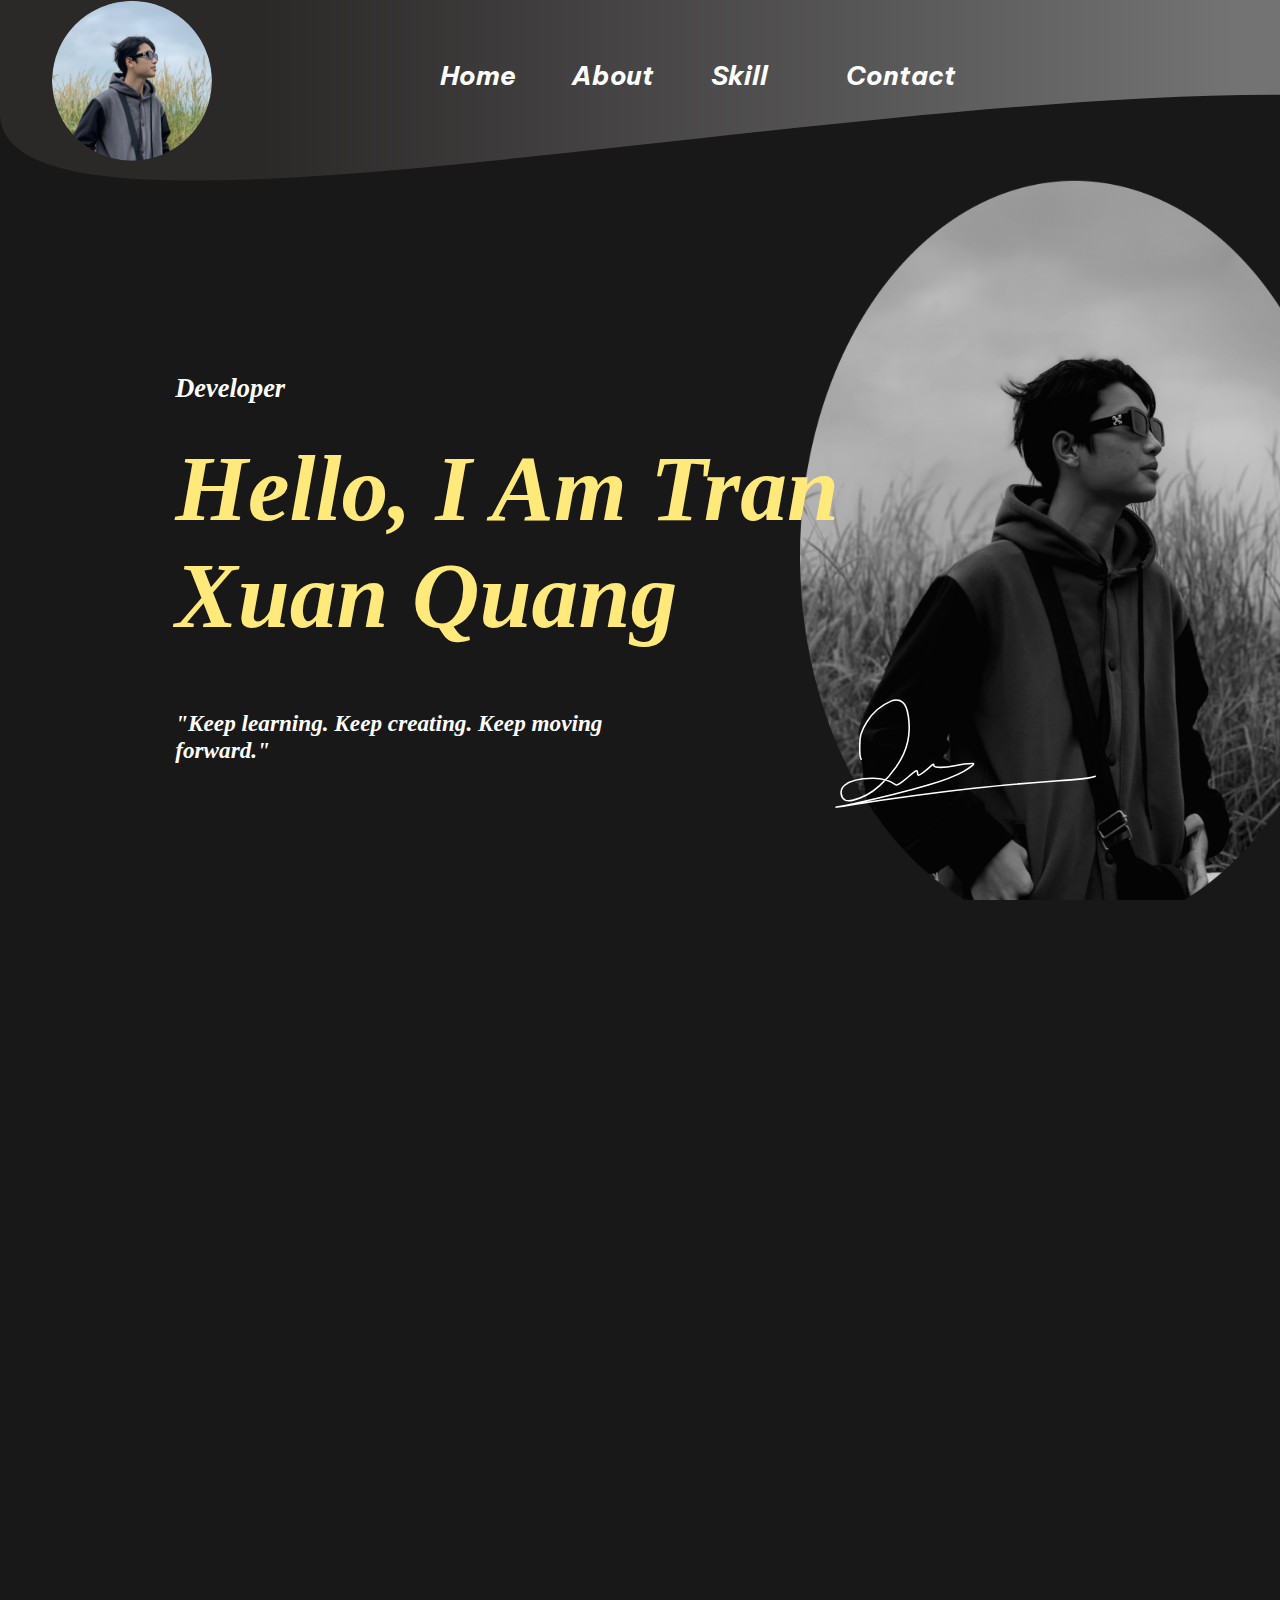
<file: index.html>
<!DOCTYPE html>
<html lang="vi">
<head>
    <meta charset="UTF-8">
    <meta name="viewport" content="width=device-width, initial-scale=1.0">
    <title>Tran Xuan Quang - Developer Portfolio</title>
    <link rel="stylesheet" href="styles.css">
    <link rel="preconnect" href="https://fonts.googleapis.com">
    <link rel="preconnect" href="https://fonts.gstatic.com" crossorigin>
    <link href="https://fonts.googleapis.com/css2?family=Be+Vietnam+Pro:ital,wght@0,400;0,700;1,400;1,700&display=swap" rel="stylesheet">
</head>
<body>
    <!-- Desktop Container -->
    <div class="desktop-1" data-name="Desktop - 1" id="home">
        <div class="container">
            <!-- Background Rectangle -->
            <div class="background-rect" id="node-2_54">
                <img alt="" src="./assets/background-rect.svg" />
            </div>
            
            <!-- Profile Image Top Left -->
            <div class="profile-image" id="node-2_59">
                <img alt="" src="./assets/profile-image.png" width="200" height="200" />
            </div>
            
            <!-- Navigation Background -->
            <div class="nav-background" id="node-2_60">
                <img alt="" src="./assets/nav-background.svg" />
            </div>
            
            <!-- Navigation Links -->
            <div class="navbar-frame" id="node-2_83" data-name="Frame link navbar">
                <div class="nav-contact" id="node-2_78">
                    <p><a href="contact.html">Contact</a></p>
                </div>
                <div class="nav-skill" id="node-2_76">
                    <p><a href="#skills">Skill</a></p>
                </div>
                <div class="nav-about" id="node-2_74">
                    <p><a href="#about">About</a></p>
                </div>
                <div class="nav-home" id="node-2_67">
                    <p><a href="#home">Home</a></p>
                </div>
            </div>
            
            <!-- Large Hero Image -->
            <div class="hero-image" id="node-2_115">
                <img alt="" src="./assets/hero-image.png" width="686" height="938" />
            </div>
            
            <!-- Contact Circle and Arrow -->
            <div class="contact-ellipse" id="node-2_143">
                <img alt="" src="./assets/contact-ellipse.svg" />
            </div>
            
            <!-- Main Title -->
            <div class="main-title-container" id="node-2_156">
                <div class="main-title" id="node-2_158">
                    <p>Hello, I Am Tran Xuan Quang</p>
                </div>
            </div>
            
            <!-- Developer Label -->
            <div class="developer-container" id="node-2_153">
                <div class="developer-text" id="node-2_154">
                    <p>Developer</p>
                </div>
            </div>
            
            <!-- Quote -->
            <div class="quote-container" id="node-2_161">
                <div class="quote-text" id="node-2_162">
                    <p>"Keep learning. Keep creating. Keep moving forward."</p>
                </div>
            </div>
            
            <!-- Contact Me Button -->
            <div class="contact-elip" id="node-2_184" data-name="contact_elip">
                <a href="contact.html" style="text-decoration: none; color: inherit;">
                    <div class="contact-circle" id="node-2_169">
                        <img alt="" src="./assets/contact-circle.svg" />
                    </div>
                    <div class="contact-arrow" id="node-2_182" data-name="Vector">
                        <img alt="" src="./assets/contact-arrow.svg" />
                    </div>
                    <div class="contact-text" id="node-2_187">
                        <p>contact me</p>
                    </div>
                </a>
            </div>
            
            <!-- About Title -->
            <div class="about-title-container" id="about">
                <div class="about-title" id="node-2_190">
                    <p>About me</p>
                </div>
            </div>
            
            <!-- About Underline -->
            <div class="about-line" id="node-2_191">
                <img alt="" src="./assets/about-line.svg" />
            </div>
            
            <!-- About Text Content -->
            <div class="about-text-container" id="node-2_193">
                <div class="about-text-content" id="node-2_194">
                    <p>
                        <span> I'm a web developer passionate about building smooth, secure, and user-friendly digital experiences.<br /> Currently, I'm a fourth-year student majoring in Information Technology at Bach Khoa University. I have hands-on experience working with technologies such as [</span>
                        <span class="tech-highlight">your technologies here</span>
                        <span>], along with several personal projects that I've successfully deployed.<br /> I'm always eager to explore new technologies and improve my problem-solving skills through real-world projects.<br /> My goal is to become a full-stack developer who creates useful, impactful products that deliver real value to society.</span>
                    </p>
                </div>
            </div>
            
            <!-- Stats Title -->
            <div class="stats-title-container" id="node-3_196">
                <div class="stats-title" id="node-3_199">
                    <p>Some facts in numbers</p>
                </div>
            </div>
            
            <!-- Background Image -->
            <div class="background-image" id="node-3_204" data-name="IMG_E6932 1">
                <img alt="" src="./assets/background-image.png" />
            </div>
            
            <!-- Stat 1: GitHub Repositories -->
            <div class="stat-github" id="node-3_206">
                <div class="stat-label-github" id="node-3_207">
                    <p>GitHub Repositories</p>
                </div>
                <div class="stat-number-github" id="node-3_208">
                    <p>9</p>
                </div>
                <div class="stat-line-github" id="node-3_209">
                    <img alt="" src="./assets/stat-line.svg" />
                </div>
            </div>
            
            <!-- Stat 2: Projects Completed (Bottom Right) -->
            <div class="stat-projects-br" id="node-3_225">
                <div class="stat-label-projects-br" id="node-3_226">
                    <p>Projects Completed</p>
                </div>
                <div class="stat-number-projects-br" id="node-3_227">
                    <p>1</p>
                </div>
                <div class="stat-line-projects-br" id="node-3_228">
                    <img alt="" src="./assets/stat-line.svg" />
                </div>
            </div>
            
            <!-- Stat 3: Years of Coding -->
            <div class="stat-years" id="node-3_230">
                <div class="stat-label-years" id="node-3_231">
                    <p> Years of Coding</p>
                </div>
                <div class="stat-number-years" id="node-3_232">
                    <p>4</p>
                </div>
                <div class="stat-line-years" id="node-3_233">
                    <img alt="" src="./assets/stat-line.svg" />
                </div>
            </div>
            
            <!-- Stat 4: Projects Completed (Top Right) -->
            <div class="stat-projects-tr" id="node-3_210">
                <div class="stat-label-projects-tr" id="node-3_211">
                    <p>Projects Completed</p>
                </div>
                <div class="stat-number-projects-tr" id="node-3_212">
                    <p>2</p>
                </div>
                <div class="stat-line-projects-tr" id="node-3_213">
                    <img alt="" src="./assets/stat-line.svg" />
                </div>
            </div>
            
            <!-- Services Title -->
            <div class="services-title-container" id="node-4_236">
                <div class="services-title" id="node-4_237">
                    <p>What I Can Do For You</p>
                </div>
            </div>
            
            <!-- Services Description -->
            <div class="services-desc-container" id="node-4_238">
                <div class="services-description" id="node-4_239">
                    <p>
                        <span>I offer a variety of web development services, </span>
                        <span class="services-highlight">including corporate websites, e-commerce platforms, and more</span>
                        <span>. With a strong focus on security, I ensure that the products I build are not only user-friendly and engaging but also safe and reliable.</span>
                    </p>
                </div>
            </div>

            <!-- Skills Title -->
            <div class="skills-title-container" id="skills">
                <div class="skills-title" id="node-4_242">
                    <p>My Technical Skills</p>
                </div>
            </div>
            
            <!-- Skills Grid -->
            <div class="skills-grid-container" id="node-4_243">
                <div class="skills-grid">
                    <!-- Skill Item 1: HTML -->
                    <div class="skill-item html-skill" id="node-4_244">
                        <div class="skill-icon">
                            <span>🌐</span>
                        </div>
                        <div class="skill-content">
                            <h3 class="skill-name">HTML5</h3>
                            <div class="skill-bar">
                                <div class="skill-progress" data-width="90">
                                    <span class="skill-percentage">90%</span>
                                </div>
                            </div>
                            <p class="skill-description">Semantic markup and modern HTML5 features</p>
                        </div>
                    </div>

                    <!-- Skill Item 2: CSS -->
                    <div class="skill-item css-skill" id="node-4_247">
                        <div class="skill-icon">
                            <span>🎨</span>
                        </div>
                        <div class="skill-content">
                            <h3 class="skill-name">CSS3</h3>
                            <div class="skill-bar">
                                <div class="skill-progress" data-width="85">
                                    <span class="skill-percentage">85%</span>
                                </div>
                            </div>
                            <p class="skill-description">Advanced styling and responsive design</p>
                        </div>
                    </div>

                    <!-- Skill Item 3: JavaScript -->
                    <div class="skill-item js-skill" id="node-4_250">
                        <div class="skill-icon">
                            <span>⚡</span>
                        </div>
                        <div class="skill-content">
                            <h3 class="skill-name">JavaScript</h3>
                            <div class="skill-bar">
                                <div class="skill-progress" data-width="80">
                                    <span class="skill-percentage">80%</span>
                                </div>
                            </div>
                            <p class="skill-description">ES6+ and modern JavaScript frameworks</p>
                        </div>
                    </div>

                    <!-- Skill Item 4: React -->
                    <div class="skill-item react-skill" id="node-4_253">
                        <div class="skill-icon">
                            <span>⚛️</span>
                        </div>
                        <div class="skill-content">
                            <h3 class="skill-name">React</h3>
                            <div class="skill-bar">
                                <div class="skill-progress" data-width="75">
                                    <span class="skill-percentage">75%</span>
                                </div>
                            </div>
                            <p class="skill-description">Component-based UI development</p>
                        </div>
                    </div>

                    <!-- Skill Item 5: Node.js -->
                    <div class="skill-item node-skill" id="node-4_256">
                        <div class="skill-icon">
                            <span>🚀</span>
                        </div>
                        <div class="skill-content">
                            <h3 class="skill-name">Node.js</h3>
                            <div class="skill-bar">
                                <div class="skill-progress" data-width="70">
                                    <span class="skill-percentage">70%</span>
                                </div>
                            </div>
                            <p class="skill-description">Server-side JavaScript development</p>
                        </div>
                    </div>

                    <!-- Skill Item 6: Python -->
                    <div class="skill-item python-skill" id="node-4_259">
                        <div class="skill-icon">
                            <span>🐍</span>
                        </div>
                        <div class="skill-content">
                            <h3 class="skill-name">Python</h3>
                            <div class="skill-bar">
                                <div class="skill-progress" data-width="65">
                                    <span class="skill-percentage">65%</span>
                                </div>
                            </div>
                            <p class="skill-description">Backend development and automation</p>
                        </div>
                    </div>
                </div>
            </div>

    <script src="script.js"></script>
</body>
</html>
</file>
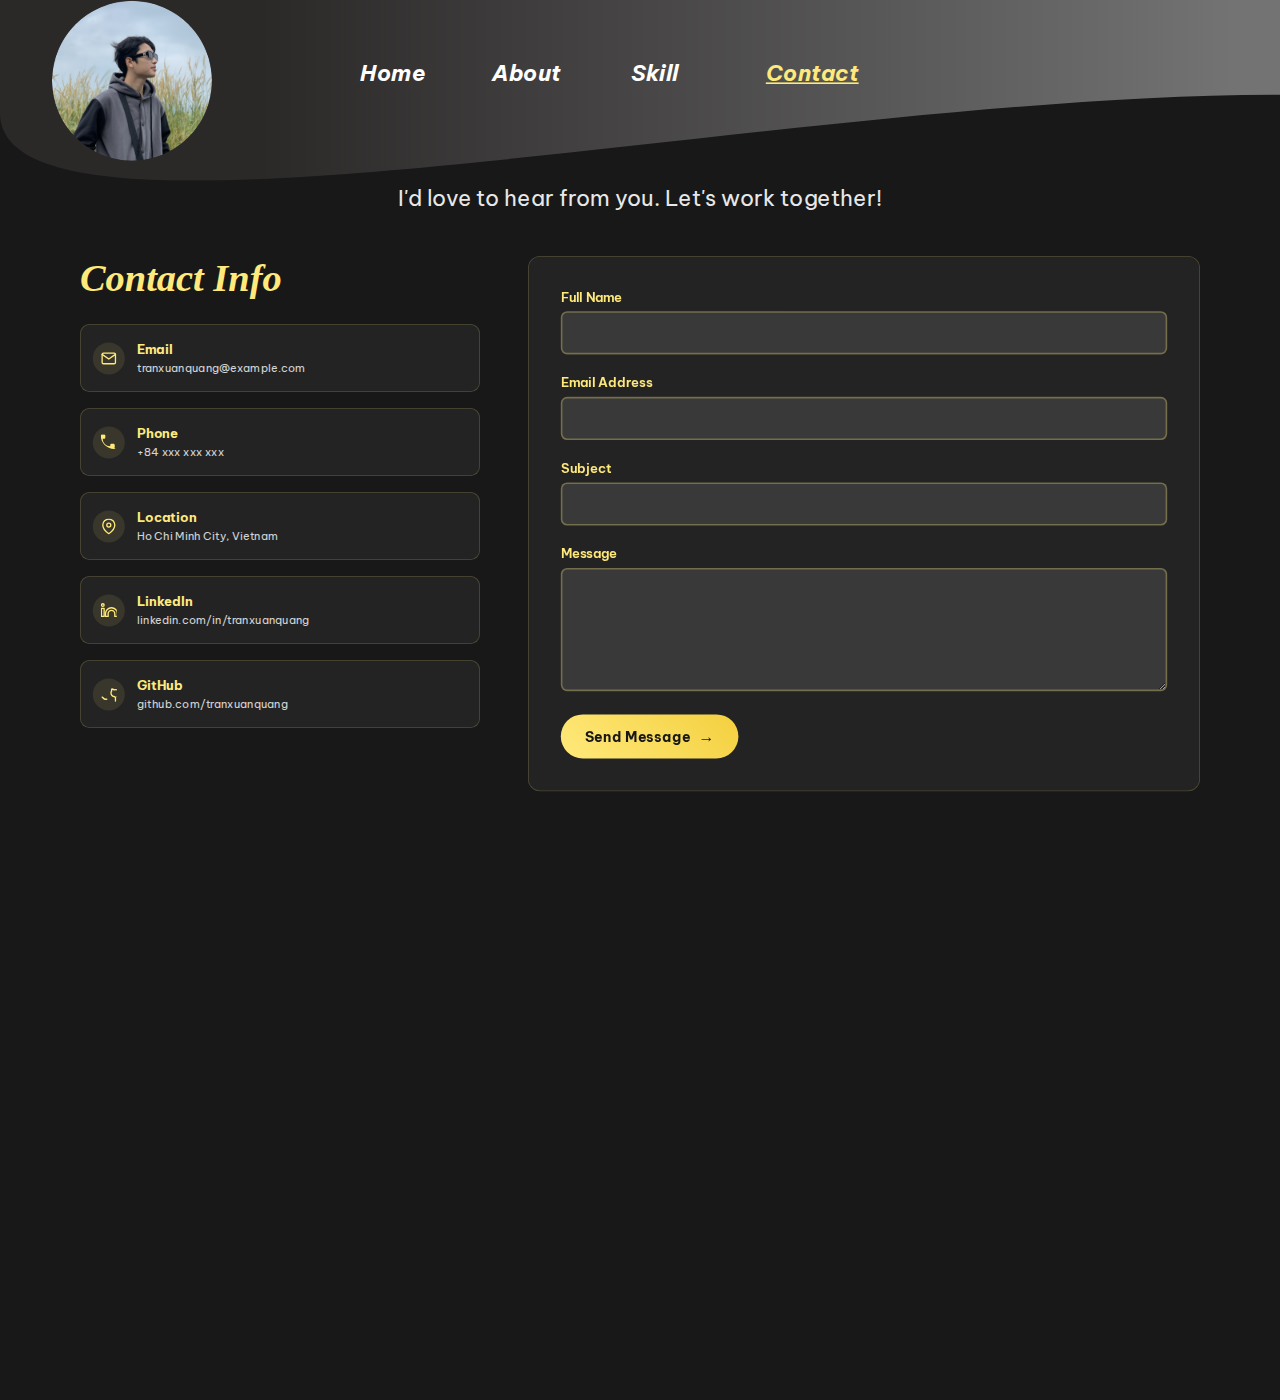
<file: contact.html>
<!DOCTYPE html>
<html lang="vi">
<head>
    <meta charset="UTF-8">
    <meta name="viewport" content="width=device-width, initial-scale=1.0">
    <title>Contact - Tran Xuan Quang</title>
    <link rel="stylesheet" href="styles.css">
    <link rel="stylesheet" href="contact.css">
    <link rel="preconnect" href="https://fonts.googleapis.com">
    <link rel="preconnect" href="https://fonts.gstatic.com" crossorigin>
    <link href="https://fonts.googleapis.com/css2?family=Be+Vietnam+Pro:ital,wght@0,400;0,700;1,400;1,700&display=swap" rel="stylesheet">
</head>
<body>
    <!-- Desktop Container -->
    <div class="desktop-1" data-name="Desktop - Contact" id="contact-page">
        <div class="container">
            <!-- Background Rectangle -->
            <div class="background-rect" id="node-2_54">
                <img alt="" src="./assets/background-rect.svg" />
            </div>
            
            <!-- Profile Image Top Left -->
            <div class="profile-image" id="node-2_59">
                <img alt="" src="./assets/profile-image.png" width="200" height="200" />
            </div>
            
            <!-- Navigation Background -->
            <div class="nav-background" id="node-2_60">
                <img alt="" src="./assets/nav-background.svg" />
            </div>
            
            <!-- Navigation Links -->
            <div class="navbar-frame" id="node-2_83" data-name="Frame link navbar">
                <div class="nav-contact active" id="node-2_78">
                    <p><a href="contact.html">Contact</a></p>
                </div>
                <div class="nav-skill" id="node-2_76">
                    <p><a href="index.html#skills">Skill</a></p>
                </div>
                <div class="nav-about" id="node-2_74">
                    <p><a href="index.html#about">About</a></p>
                </div>
                <div class="nav-home" id="node-2_67">
                    <p><a href="index.html">Home</a></p>
                </div>
            </div>
            
            <!-- Contact Subtitle Header -->
            <div class="contact-subtitle-header">
                <p>I'd love to hear from you. Let's work together!</p>
            </div>
            
            <!-- Contact Hero Section -->
            <div class="contact-hero-section">
                <!-- Contact Information Section -->
                <div class="contact-info-section">
                    <div class="contact-info-title">
                        <h2>Contact Info</h2>
                    </div>
                    
                    <div class="contact-info-grid">
                        <!-- Email -->
                        <div class="contact-info-item">
                            <div class="contact-icon">
                                <svg width="20" height="20" viewBox="0 0 24 24" fill="none" xmlns="http://www.w3.org/2000/svg">
                                    <path d="M4 4H20C21.1 4 22 4.9 22 6V18C22 19.1 21.1 20 20 20H4C2.9 20 2 19.1 2 18V6C2 4.9 2.9 4 4 4Z" stroke="#FFE97B" stroke-width="2" stroke-linecap="round" stroke-linejoin="round"/>
                                    <polyline points="22,6 12,13 2,6" stroke="#FFE97B" stroke-width="2" stroke-linecap="round" stroke-linejoin="round"/>
                                </svg>
                            </div>
                            <div class="contact-details">
                                <h3>Email</h3>
                                <p>tranxuanquang@example.com</p>
                            </div>
                        </div>
                        
                        <!-- Phone -->
                        <div class="contact-info-item">
                            <div class="contact-icon">
                                <svg width="20" height="20" viewBox="0 0 24 24" fill="none" xmlns="http://www.w3.org/2000/svg">
                                    <path d="M22 16.92V19.92C22 20.92 21.11 21.81 20.11 21.81C9 21.81 0 12.81 0 1.69C0 0.69 0.89 -0.2 1.89 -0.2H4.89C5.89 -0.2 6.78 0.69 6.78 1.69V4.69C6.78 5.69 5.89 6.58 4.89 6.58H2.89C2.89 12.81 7.89 17.81 14.11 17.81V15.81C14.11 14.81 15 13.92 16 13.92H19C20 13.92 20.89 14.81 20.89 15.81V18.81C20.89 19.81 20 20.7 19 20.7H22V16.92Z" fill="#FFE97B"/>
                                </svg>
                            </div>
                            <div class="contact-details">
                                <h3>Phone</h3>
                                <p>+84 xxx xxx xxx</p>
                            </div>
                        </div>
                        
                        <!-- Location -->
                        <div class="contact-info-item">
                            <div class="contact-icon">
                                <svg width="20" height="20" viewBox="0 0 24 24" fill="none" xmlns="http://www.w3.org/2000/svg">
                                    <path d="M21 10C21 17 12 23 12 23S3 17 3 10C3 5.03 7.03 1 12 1S21 5.03 21 10Z" stroke="#FFE97B" stroke-width="2" stroke-linecap="round" stroke-linejoin="round"/>
                                    <circle cx="12" cy="10" r="3" stroke="#FFE97B" stroke-width="2" stroke-linecap="round" stroke-linejoin="round"/>
                                </svg>
                            </div>
                            <div class="contact-details">
                                <h3>Location</h3>
                                <p>Ho Chi Minh City, Vietnam</p>
                            </div>
                        </div>
                        
                        <!-- LinkedIn -->
                        <div class="contact-info-item">
                            <div class="contact-icon">
                                <svg width="20" height="20" viewBox="0 0 24 24" fill="none" xmlns="http://www.w3.org/2000/svg">
                                    <path d="M16 8C18.3869 8 20.6761 8.94821 22.364 10.636C24.0518 12.3239 25 14.6131 25 17V21H21V17C21 15.6739 20.4732 14.4021 19.5355 13.4645C18.5979 12.5268 17.3261 12 16 12C14.6739 12 13.4021 12.5268 12.4645 13.4645C11.5268 14.4021 11 15.6739 11 17V21H7V17C7 14.6131 7.94821 12.3239 9.636 10.636C11.3239 8.94821 13.6131 8 16 8Z" stroke="#FFE97B" stroke-width="2" stroke-linecap="round" stroke-linejoin="round"/>
                                    <rect x="1" y="9" width="4" height="12" stroke="#FFE97B" stroke-width="2" stroke-linecap="round" stroke-linejoin="round"/>
                                    <circle cx="3" cy="4" r="2" stroke="#FFE97B" stroke-width="2" stroke-linecap="round" stroke-linejoin="round"/>
                                </svg>
                            </div>
                            <div class="contact-details">
                                <h3>LinkedIn</h3>
                                <p>linkedin.com/in/tranxuanquang</p>
                            </div>
                        </div>
                        
                        <!-- GitHub -->
                        <div class="contact-info-item">
                            <div class="contact-icon">
                                <svg width="20" height="20" viewBox="0 0 24 24" fill="none" xmlns="http://www.w3.org/2000/svg">
                                    <path d="M9 19C4 20.5 4 16.5 2 16M22 22V18.13C22.0375 17.6532 21.9731 17.1738 21.811 16.7238C21.6489 16.2738 21.3929 15.8634 21.06 15.52C18.2 15.17 15.26 14.18 15.26 9.45C15.26 8.39 15.66 7.5 16.38 6.85C16.1 5.95 16.1 4.82 16.38 3.92C16.38 3.92 17.44 3.57 20.26 5.29C21.09 5.05 21.96 4.93 22.83 4.93C23.7 4.93 24.57 5.05 25.4 5.29C28.22 3.57 29.28 3.92 29.28 3.92C29.56 4.82 29.56 5.95 29.28 6.85C30 7.5 30.4 8.39 30.4 9.45C30.4 14.18 27.46 15.17 24.6 15.52C24.9929 15.8634 25.2489 16.2738 25.411 16.7238C25.5731 17.1738 25.6375 17.6532 25.6 18.13V22" stroke="#FFE97B" stroke-width="2" stroke-linecap="round" stroke-linejoin="round"/>
                                </svg>
                            </div>
                            <div class="contact-details">
                                <h3>GitHub</h3>
                                <p>github.com/tranxuanquang</p>
                            </div>
                        </div>
                    </div>
                </div>
                
                <!-- Contact Form Section -->
                <div class="contact-form-section">
                    <!-- Contact Form -->
                    <div class="contact-form-container">
                        <form class="contact-form" id="contactForm">
                            <div class="form-group">
                                <label for="name">Full Name</label>
                                <input type="text" id="name" name="name" required>
                            </div>
                            
                            <div class="form-group">
                                <label for="email">Email Address</label>
                                <input type="email" id="email" name="email" required>
                            </div>
                            
                            <div class="form-group">
                                <label for="subject">Subject</label>
                                <input type="text" id="subject" name="subject" required>
                            </div>
                            
                            <div class="form-group">
                                <label for="message">Message</label>
                                <textarea id="message" name="message" rows="6" required></textarea>
                            </div>
                            
                            <button type="submit" class="submit-btn">
                                <span>Send Message</span>
                                <div class="btn-arrow">→</div>
                            </button>
                        </form>
                    </div>
                </div>
            </div>
            
            <!-- Success Message -->
            <div class="success-message" id="successMessage">
                <div class="success-content">
                    <div class="success-icon">✓</div>
                    <h3>Message Sent Successfully!</h3>
                    <p>Thank you for reaching out. I'll get back to you soon.</p>
                </div>
            </div>
        </div>
    </div>

    <script src="script.js"></script>
    <script src="contact.js"></script>
</body>
</html>
</file>
<file: contact.css>
/* Contact Page Specific Styles */

/* Smooth scrolling */
html {
    scroll-behavior: smooth;
    scroll-padding-top: 100px;
}

/* Ensure background elements are positioned correctly */
#contact-page .background-rect {
    position: absolute;
    height: 264.918px;
    left: 0;
    top: -39.029px;
    width: 100%;
    z-index: 1;
}

#contact-page .profile-image {
    position: absolute;
    left: 65px;
    width: 200px;
    height: 200px;
    top: 0.5px;
    z-index: 10;
}

#contact-page .nav-background {
    position: absolute;
    height: 78px;
    left: 527px;
    top: 43px;
    width: 943px;
    z-index: 5;
}

#contact-page .navbar-frame {
    position: absolute;
    font-family: 'Be Vietnam Pro', sans-serif;
    font-weight: bold;
    font-style: italic;
    height: 33px;
    line-height: 0;
    left: 550px;
    color: #ffffff;
    font-size: 33px;
    text-align: left;
    top: 73px;
    width: 672.787px;
    z-index: 15;
}

/* Adjust desktop container height for contact page */
#contact-page {
    min-height: 1400px;
}

/* Navigation Active State */
.nav-contact.active p a {
    color: #FFE97B;
    text-decoration: underline;
}

.navbar-frame a {
    color: inherit;
    text-decoration: none;
    transition: color 0.3s ease;
}

.navbar-frame a:hover {
    color: #FFE97B;
}

/* Contact Subtitle Header */
.contact-subtitle-header {
    position: absolute;
    top: 230px;
    left: 50%;
    transform: translateX(-50%);
    width: 95%;
    max-width: 1600px;
    text-align: center;
}

.contact-subtitle-header p {
    font-family: 'Be Vietnam Pro', sans-serif;
    font-size: 28px;
    color: #ffffff;
    margin: 0;
    opacity: 0.9;
    font-weight: 400;
}

/* Contact Hero Section */
.contact-hero-section {
    position: absolute;
    top: 320px;
    left: 50%;
    transform: translateX(-50%);
    width: 95%;
    max-width: 1400px;
    display: flex;
    gap: 80px;
    align-items: flex-start;
}

/* Contact Information Section - Now the first column */
.contact-info-section {
    flex: 1;
    min-width: 400px;
    max-width: 500px;
}

.contact-info-title h2 {
    font-family: 'Times New Roman', serif;
    font-weight: bold;
    font-style: italic;
    font-size: 48px;
    color: #FFE97B;
    margin-bottom: 30px;
    text-align: left;
}

.contact-info-grid {
    display: flex;
    flex-direction: column;
    gap: 20px;
}

.contact-info-item {
    background: rgba(255, 255, 255, 0.05);
    padding: 20px 15px;
    border-radius: 12px;
    text-align: left;
    border: 1px solid rgba(255, 233, 123, 0.2);
    transition: all 0.3s ease;
    display: flex;
    align-items: center;
    gap: 15px;
}

.contact-info-item:hover {
    transform: translateY(-2px);
    border-color: #FFE97B;
    box-shadow: 0 5px 20px rgba(255, 233, 123, 0.1);
}

.contact-icon {
    width: 40px;
    height: 40px;
    display: flex;
    align-items: center;
    justify-content: center;
    background: rgba(255, 233, 123, 0.1);
    border-radius: 50%;
    flex-shrink: 0;
}

.contact-details h3 {
    font-family: 'Be Vietnam Pro', sans-serif;
    font-weight: 700;
    font-size: 16px;
    color: #FFE97B;
    margin-bottom: 5px;
}

.contact-details p {
    font-family: 'Be Vietnam Pro', sans-serif;
    font-size: 14px;
    color: #ffffff;
    opacity: 0.8;
    margin: 0;
}

/* Contact Form Section */
.contact-form-section {
    flex: 1;
    min-width: 500px;
}

.contact-form-container {
    width: 100%;
}

.contact-form {
    background: rgba(255, 255, 255, 0.05);
    padding: 40px;
    border-radius: 15px;
    backdrop-filter: blur(10px);
    border: 1px solid rgba(255, 233, 123, 0.2);
}

.form-group {
    margin-bottom: 25px;
}

.form-group label {
    display: block;
    font-family: 'Be Vietnam Pro', sans-serif;
    font-weight: 600;
    font-size: 16px;
    color: #FFE97B;
    margin-bottom: 8px;
}

.form-group input,
.form-group textarea {
    width: 100%;
    padding: 15px;
    font-family: 'Be Vietnam Pro', sans-serif;
    font-size: 16px;
    background: rgba(255, 255, 255, 0.1);
    border: 2px solid rgba(255, 233, 123, 0.3);
    border-radius: 8px;
    color: #ffffff;
    transition: all 0.3s ease;
}

.form-group input:focus,
.form-group textarea:focus {
    outline: none;
    border-color: #FFE97B;
    box-shadow: 0 0 0 3px rgba(255, 233, 123, 0.1);
}

.form-group input::placeholder,
.form-group textarea::placeholder {
    color: rgba(255, 255, 255, 0.5);
}

.form-group textarea {
    resize: vertical;
    min-height: 120px;
}

.submit-btn {
    background: linear-gradient(45deg, #FFE97B, #F4D03F);
    color: #181818;
    border: none;
    padding: 15px 30px;
    font-family: 'Be Vietnam Pro', sans-serif;
    font-weight: 700;
    font-size: 18px;
    border-radius: 50px;
    cursor: pointer;
    display: flex;
    align-items: center;
    gap: 10px;
    transition: all 0.3s ease;
    position: relative;
    overflow: hidden;
}

.submit-btn:hover {
    transform: translateY(-2px);
    box-shadow: 0 10px 25px rgba(255, 233, 123, 0.3);
}

.submit-btn:active {
    transform: translateY(0);
}

.btn-arrow {
    font-size: 20px;
    transition: transform 0.3s ease;
}

.submit-btn:hover .btn-arrow {
    transform: translateX(5px);
}

/* Success Message */
.success-message {
    position: fixed;
    top: 50%;
    left: 50%;
    transform: translate(-50%, -50%);
    background: rgba(0, 0, 0, 0.9);
    width: 100%;
    height: 100%;
    display: none;
    align-items: center;
    justify-content: center;
    z-index: 1000;
}

.success-content {
    background: linear-gradient(135deg, #FFE97B, #F4D03F);
    color: #181818;
    padding: 50px;
    border-radius: 20px;
    text-align: center;
    max-width: 400px;
    margin: 0 20px;
}

.success-icon {
    font-size: 48px;
    margin-bottom: 20px;
    color: #181818;
}

.success-content h3 {
    font-family: 'Be Vietnam Pro', sans-serif;
    font-weight: 700;
    font-size: 24px;
    margin-bottom: 15px;
}

.success-content p {
    font-family: 'Be Vietnam Pro', sans-serif;
    font-size: 16px;
    opacity: 0.8;
    margin: 0;
}

/* Responsive Design */

/* Large Desktop */
@media (max-width: 1400px) {
    #contact-page .navbar-frame {
        left: 450px;
        width: 600px;
        font-size: 28px;
    }
    
    .contact-hero-section {
        width: 90%;
        gap: 60px;
    }
}

/* Desktop */
@media (max-width: 1200px) {
    #contact-page .profile-image {
        left: 40px;
        width: 150px;
        height: 150px;
    }
    
    #contact-page .background-rect {
        height: 200px;
        top: -25px;
    }
    
    #contact-page .nav-background {
        left: 350px;
        top: 30px;
        width: calc(100% - 370px);
        height: 60px;
    }
    
    #contact-page .navbar-frame {
        left: 370px;
        top: 50px;
        font-size: 24px;
        width: calc(100% - 390px);
    }
    
    .contact-subtitle-header {
        top: 180px;
        width: 95%;
    }
    
    .contact-subtitle-header p {
        font-size: 24px;
    }
    
    .contact-hero-section {
        top: 240px;
        flex-direction: column;
        gap: 40px;
        width: 95%;
    }
    
    .contact-info-section,
    .contact-form-section {
        min-width: auto;
        width: 100%;
        max-width: none;
    }
    
    .contact-info-title h2 {
        font-size: 40px;
        text-align: center;
    }
    
    .contact-info-grid {
        display: grid;
        grid-template-columns: repeat(auto-fit, minmax(280px, 1fr));
        gap: 20px;
    }
    
    .contact-info-item {
        justify-content: center;
        text-align: center;
        flex-direction: column;
        gap: 10px;
    }
    
    .contact-form {
        padding: 35px;
    }
}

/* Tablet */
@media (max-width: 768px) {
    #contact-page {
        min-height: 100vh;
    }
    
    #contact-page .profile-image {
        left: 20px;
        width: 120px;
        height: 120px;
        top: 5px;
    }
    
    #contact-page .background-rect {
        height: 160px;
        top: -15px;
    }
    
    #contact-page .nav-background {
        left: 150px;
        top: 20px;
        width: calc(100% - 170px);
        height: 50px;
    }
    
    #contact-page .navbar-frame {
        left: 170px;
        top: 35px;
        font-size: 18px;
        width: calc(100% - 190px);
        line-height: 1;
    }
    
    .contact-subtitle-header {
        top: 140px;
        width: 95%;
    }
    
    .contact-subtitle-header p {
        font-size: 20px;
    }
    
    .contact-hero-section {
        top: 200px;
        flex-direction: column;
        gap: 30px;
        width: 95%;
    }
    
    .contact-info-title h2 {
        font-size: 32px;
        text-align: center;
    }
    
    .contact-info-grid {
        grid-template-columns: 1fr;
        gap: 15px;
    }
    
    .contact-info-item {
        flex-direction: row;
        text-align: left;
        justify-content: flex-start;
        gap: 15px;
    }
    
    .contact-form {
        padding: 25px;
    }
    
    .form-group input,
    .form-group textarea {
        padding: 12px;
        font-size: 15px;
    }
    
    .submit-btn {
        padding: 12px 25px;
        font-size: 16px;
    }
}

/* Mobile */
@media (max-width: 480px) {
    #contact-page {
        min-height: 100vh;
    }
    
    #contact-page .profile-image {
        left: 10px;
        width: 100px;
        height: 100px;
        top: 5px;
    }
    
    #contact-page .background-rect {
        height: 140px;
        top: -10px;
    }
    
    #contact-page .nav-background {
        left: 120px;
        top: 15px;
        width: calc(100% - 130px);
        height: 45px;
    }
    
    #contact-page .navbar-frame {
        left: 130px;
        top: 27px;
        font-size: 14px;
        width: calc(100% - 140px);
    }
    
    .contact-subtitle-header {
        top: 120px;
        width: 98%;
    }
    
    .contact-subtitle-header p {
        font-size: 18px;
    }
    
    .contact-hero-section {
        top: 180px;
        gap: 25px;
        width: 98%;
    }
    
    .contact-info-title h2 {
        font-size: 28px;
    }
    
    .contact-info-grid {
        gap: 12px;
    }
    
    .contact-info-item {
        padding: 15px 12px;
        gap: 12px;
    }
    
    .contact-icon {
        width: 35px;
        height: 35px;
    }
    
    .contact-details h3 {
        font-size: 14px;
    }
    
    .contact-details p {
        font-size: 12px;
    }
    
    .contact-form {
        padding: 20px;
    }
    
    .form-group {
        margin-bottom: 20px;
    }
    
    .form-group label {
        font-size: 14px;
        margin-bottom: 6px;
    }
    
    .form-group input,
    .form-group textarea {
        padding: 10px;
        font-size: 14px;
    }
    
    .form-group textarea {
        min-height: 100px;
    }
    
    .submit-btn {
        padding: 10px 20px;
        font-size: 14px;
        width: 100%;
        justify-content: center;
    }
    
    .success-content {
        padding: 30px;
        margin: 0 10px;
    }
    
    .success-content h3 {
        font-size: 20px;
    }
    
    .success-content p {
        font-size: 14px;
    }
}

/* Small Mobile */
@media (max-width: 360px) {
    #contact-page .profile-image {
        width: 80px;
        height: 80px;
    }
    
    #contact-page .navbar-frame {
        font-size: 12px;
        left: 100px;
    }
    
    .contact-subtitle-header p {
        font-size: 16px;
    }
    
    .contact-info-title h2 {
        font-size: 24px;
    }
    
    .contact-info-item {
        padding: 12px 10px;
        gap: 10px;
        flex-direction: column;
        text-align: center;
    }
    
    .contact-icon {
        width: 30px;
        height: 30px;
    }
    
    .contact-details h3 {
        font-size: 13px;
    }
    
    .contact-details p {
        font-size: 11px;
    }
    
    .contact-form {
        padding: 15px;
    }
    
    .submit-btn {
        padding: 8px 15px;
        font-size: 13px;
    }
}
</file>
<file: styles.css>
/* Reset và Base Styles */
* {
    margin: 0;
    padding: 0;
    box-sizing: border-box;
}

html {
    scroll-behavior: smooth;
    scroll-padding-top: 100px;
}

html, body {
    height: 100%;
    font-family: 'Be Vietnam Pro', sans-serif;
    background-color: #181818;
    color: #ffffff;
    overflow-x: hidden;
}

/* Desktop Container - Main Wrapper */
.desktop-1 {
    background-color: #181818;
    position: relative;
    width: 100%;
    height: 100vh;
    min-height: 3400px;
}

.container {
    position: relative;
    width: 100%;
    height: 100%;
}

/* Background Rectangle */
.background-rect {
    position: absolute;
    height: 264.918px;
    left: 0;
    top: -39.029px;
    width: 100%;
}

.background-rect img {
    display: block;
    max-width: none;
    width: 100%;
    height: 100%;
}

/* Profile Image Top Left */
.profile-image {
    position: absolute;
    left: 65px;
    width: 200px;
    height: 200px;
    top: 0.5px;
    z-index: 10;
}

.profile-image img {
    display: block;
    max-width: none;
    width: 100%;
    height: 100%;
    border-radius: 50%;
    object-fit: cover;
}

/* Navigation Background */
.nav-background {
    position: absolute;
    height: 78px;
    left: 527px;
    top: 43px;
    width: 943px;
}

.nav-background img {
    display: block;
    max-width: none;
    width: 100%;
    height: 100%;
}

/* Navigation Frame */
.navbar-frame {
    position: absolute;
    font-family: 'Be Vietnam Pro', sans-serif;
    font-weight: bold;
    font-style: italic;
    height: 33px;
    line-height: 0;
    left: 550px;
    color: #ffffff;
    font-size: 33px;
    text-align: left;
    top: 73px;
    width: 672.787px;
}

.nav-contact {
    position: absolute;
    height: 33px;
    left: 507.3px;
    top: 0;
    width: 165.488px;
}

.nav-skill {
    position: absolute;
    height: 33px;
    left: 338.157px;
    top: 0;
    width: 165.488px;
}

.nav-about {
    position: absolute;
    height: 33px;
    left: 165.079px;
    top: 0;
    width: 165.488px;
}

.nav-home {
    position: absolute;
    height: 33px;
    left: 0;
    top: 0;
    width: 165.488px;
}

.navbar-frame p {
    line-height: normal;
    margin: 0;
}

.navbar-frame a {
    color: inherit;
    text-decoration: none;
    transition: color 0.3s ease;
}

.navbar-frame a:hover {
    color: #FFE97B;
}

/* Large Hero Image */
.hero-image {
    position: absolute;
    height: 938px;
    left: 1000px;
    top: 226px;
    width: 686px;
}

.hero-image img {
    display: block;
    max-width: none;
    width: 100%;
    height: 100%;
    object-fit: cover;
    filter: grayscale(100%);
}

/* Contact Circle and Arrow */
.contact-ellipse {
    position: absolute;
    height: 136px;
    left: 1044px;
    top: 874px;
    width: 326px;
}

.contact-ellipse img {
    display: block;
    max-width: none;
    width: 100%;
    height: 100%;
}

/* Main Title */
.main-title-container {
    position: absolute;
    height: 283px;
    left: 219px;
    top: 544px;
    width: 926px;
}

.main-title {
    position: absolute;
    font-family: 'Times New Roman', serif;
    font-weight: bold;
    font-style: italic;
    height: 283px;
    line-height: 0;
    left: 0;
    color: #ffe97b;
    font-size: 117px;
    text-align: left;
    top: 0;
    width: 926px;
}

.main-title p {
    line-height: normal;
    margin: 0;
}

/* Developer Label */
.developer-container {
    position: absolute;
    height: 71px;
    left: 219px;
    top: 434px;
    width: 240px;
}

.developer-text {
    position: absolute;
    font-family: 'Times New Roman', serif;
    font-weight: bold;
    font-style: italic;
    line-height: 0;
    left: 0;
    color: #ffffff;
    font-size: 33px;
    text-align: left;
    white-space: nowrap;
    top: 33px;
}

.developer-text p {
    line-height: normal;
    white-space: pre;
    margin: 0;
}

/* Quote */
.quote-container {
    position: absolute;
    height: 70px;
    left: 219px;
    top: 888px;
    width: 547px;
}

.quote-text {
    position: absolute;
    font-family: 'Times New Roman', serif;
    font-weight: bold;
    font-style: italic;
    height: 72px;
    line-height: 0;
    left: 0;
    color: #ffffff;
    font-size: 29px;
    text-align: left;
    top: 0;
    width: 547px;
}

.quote-text p {
    line-height: normal;
    margin: 0;
}

/* Contact Me Button */
.contact-elip {
    position: absolute;
    height: 147px;
    left: 1189px;
    top: 1256px;
    width: 345px;
}

.contact-circle {
    position: absolute;
    height: 147px;
    left: 59px;
    top: 0;
    width: 152px;
}

.contact-circle img {
    display: block;
    max-width: none;
    width: 100%;
    height: 100%;
}

.contact-arrow {
    position: absolute;
    left: 107px;
    top: 74px;
    width: 164.003px;
    height: 0;
    transform: rotate(0.349deg);
}

.contact-arrow img {
    display: block;
    max-width: none;
    width: 100%;
    height: 30px;
}

.contact-text {
    position: absolute;
    font-family: 'Be Vietnam Pro', sans-serif;
    font-weight: bold;
    font-style: italic;
    line-height: 0;
    left: 201px;
    color: #ffe97b;
    font-size: 33px;
    text-align: left;
    white-space: nowrap;
    top: 107px;
}

.contact-text p {
    line-height: normal;
    white-space: pre;
    margin: 0;
}

/* About Title */
.about-title-container {
    position: absolute;
    height: 94px;
    left: 143px;
    top: 1503px;
    width: 390px;
}

.about-title {
    position: absolute;
    font-family: 'Be Vietnam Pro', sans-serif;
    font-weight: bold;
    font-style: italic;
    height: 151px;
    line-height: 0;
    left: 0;
    color: #ffffff;
    font-size: 73px;
    text-align: left;
    top: 0;
    width: 471px;
}

.about-title p {
    line-height: normal;
    margin: 0;
}

/* About Underline */
.about-line {
    position: absolute;
    height: 0;
    left: 90px;
    top: 1552px;
    width: 482px;
}

.about-line img {
    display: block;
    max-width: none;
    width: 100%;
    height: 10px;
}

/* About Text Content */
.about-text-container {
    position: absolute;
    height: 507px;
    left: 682px;
    top: 1550px;
    width: 898px;
}

.about-text-content {
    position: absolute;
    font-family: 'Be Vietnam Pro', sans-serif;
    font-style: italic;
    height: 507px;
    line-height: 0;
    left: 35px;
    color: #ffffff;
    font-size: 30px;
    text-align: left;
    top: 110px;
    width: 881px;
}

.about-text-content p {
    line-height: normal;
    white-space: pre-wrap;
    margin: 0;
}

.tech-highlight {
    color: #eee45f;
}

/* Stats Title */
.stats-title-container {
    position: absolute;
    height: 38px;
    left: 359px;
    top: 2224px;
    width: 341px;
}

.stats-title {
    position: absolute;
    font-family: 'Be Vietnam Pro', sans-serif;
    font-style: italic;
    line-height: normal;
    left: 0;
    color: #ffffff;
    font-size: 36px;
    text-align: left;
    white-space: nowrap;
    top: 0;
    white-space: pre;
}

.stats-title p {
    margin: 0;
}

/* Background Image */
.background-image {
    position: absolute;
    background-position: center;
    background-size: cover;
    background-repeat: no-repeat;
    height: 1061px;
    left: 190px;
    opacity: 0.2;
    top: 1628px;
    width: 1500px;
}

.background-image img {
    width: 100%;
    height: 100%;
    object-fit: cover;
}

/* Stats Individual Boxes */

/* GitHub Repositories */
.stat-github {
    position: absolute;
    height: 91px;
    left: 690px;
    top: 2335px;
    width: 213px;
}

.stat-label-github {
    position: absolute;
    font-family: 'Be Vietnam Pro', sans-serif;
    font-style: italic;
    line-height: 0;
    left: 0;
    color: #ffffff;
    font-size: 22px;
    text-align: left;
    white-space: nowrap;
    top: 69px;
}

.stat-number-github {
    position: absolute;
    font-family: 'Be Vietnam Pro', sans-serif;
    font-style: italic;
    line-height: 0;
    left: 78px;
    color: #ffffff;
    font-size: 73px;
    text-align: left;
    white-space: nowrap;
    top: -4px;
}

.stat-line-github {
    position: absolute;
    height: 0;
    left: 32.946px;
    top: 55.5px;
    width: 116.108px;
}

/* Projects Completed (Bottom Right) */
.stat-projects-br {
    position: absolute;
    height: 91px;
    left: 964px;
    top: 2449px;
    width: 213px;
}

.stat-label-projects-br {
    position: absolute;
    font-family: 'Be Vietnam Pro', sans-serif;
    font-style: italic;
    line-height: 0;
    left: 0;
    color: #ffffff;
    font-size: 22px;
    text-align: left;
    white-space: nowrap;
    top: 69px;
}

.stat-number-projects-br {
    position: absolute;
    font-family: 'Be Vietnam Pro', sans-serif;
    font-style: italic;
    line-height: 0;
    left: 78px;
    color: #ffffff;
    font-size: 73px;
    text-align: left;
    white-space: nowrap;
    top: -4px;
}

.stat-line-projects-br {
    position: absolute;
    height: 0;
    left: 32.946px;
    top: 55.5px;
    width: 116.108px;
}

/* Years of Coding */
.stat-years {
    position: absolute;
    height: 91px;
    left: 1234px;
    top: 2332px;
    width: 213px;
}

.stat-label-years {
    position: absolute;
    font-family: 'Be Vietnam Pro', sans-serif;
    font-style: italic;
    line-height: 0;
    left: 0;
    color: #ffffff;
    font-size: 22px;
    text-align: left;
    white-space: nowrap;
    top: 69px;
}

.stat-number-years {
    position: absolute;
    font-family: 'Be Vietnam Pro', sans-serif;
    font-style: italic;
    line-height: 0;
    left: 78px;
    color: #ffffff;
    font-size: 73px;
    text-align: left;
    white-space: nowrap;
    top: -4px;
}

.stat-line-years {
    position: absolute;
    height: 0;
    left: 32.946px;
    top: 55.5px;
    width: 116.108px;
}

/* Projects Completed (Top Right) */
.stat-projects-tr {
    position: absolute;
    height: 91px;
    left: 965px;
    top: 2225px;
    width: 213px;
}

.stat-label-projects-tr {
    position: absolute;
    font-family: 'Be Vietnam Pro', sans-serif;
    font-style: italic;
    line-height: 0;
    left: 0;
    color: #ffffff;
    font-size: 22px;
    text-align: left;
    white-space: nowrap;
    top: 69px;
}

.stat-number-projects-tr {
    position: absolute;
    font-family: 'Be Vietnam Pro', sans-serif;
    font-style: italic;
    line-height: 0;
    left: 78px;
    color: #ffffff;
    font-size: 73px;
    text-align: left;
    white-space: nowrap;
    top: -4px;
}

.stat-line-projects-tr {
    position: absolute;
    height: 0;
    left: 32.946px;
    top: 55.5px;
    width: 116.108px;
}

/* Common stat styles */
.stat-github p, .stat-projects-br p, .stat-years p, .stat-projects-tr p {
    line-height: normal;
    white-space: pre;
    margin: 0;
}

.stat-line-github img, .stat-line-projects-br img, .stat-line-years img, .stat-line-projects-tr img {
    display: block;
    max-width: none;
    width: 100%;
    height: 5px;
}

/* Services Title */
.services-title-container {
    position: absolute;
    height: 195px;
    overflow: hidden;
    top: 2762px;
    transform: translateX(-50%);
    width: 937px;
    left: calc(50% + 0.5px);
}

.services-title {
    position: absolute;
    font-family: 'Be Vietnam Pro', sans-serif;
    font-weight: bold;
    font-style: italic;
    line-height: 0;
    color: #ffffff;
    font-size: 70px;
    text-align: left;
    white-space: nowrap;
    top: 53px;
    left: calc(50% - 371.5px);
}

.services-title p {
    line-height: normal;
    white-space: pre;
    margin: 0;
}

/* Services Description */
.services-desc-container {
    position: absolute;
    height: 323px;
    left: 280px;
    overflow: hidden;
    top: 3005px;
    width: 1393px;
}

.services-description {
    position: absolute;
    font-family: 'Be Vietnam Pro', sans-serif;
    font-weight: bold;
    font-style: italic;
    line-height: 0;
    left: 696.5px;
    color: #ffffff;
    font-size: 27px;
    text-align: center;
    top: 62px;
    transform: translateX(-50%);
    width: 1393px;
}

.services-description p {
    line-height: normal;
    margin: 0;
}

.services-highlight {
    color: #ffe97b;
}

/* Skills Section */
.skills-title-container {
    position: absolute;
    height: 195px;
    overflow: hidden;
    top: 3450px;
    transform: translateX(-50%);
    width: 937px;
    left: calc(50% + 0.5px);
}

.skills-title {
    position: absolute;
    font-family: 'Be Vietnam Pro', sans-serif;
    font-weight: bold;
    font-style: italic;
    line-height: 0;
    color: #ffffff;
    font-size: 70px;
    text-align: left;
    white-space: nowrap;
    top: 53px;
    left: calc(50% - 371.5px);
}

.skills-title p {
    line-height: normal;
    white-space: pre;
    margin: 0;
}

/* Skills Grid Container */
.skills-grid-container {
    position: absolute;
    top: 3650px;
    left: 50%;
    transform: translateX(-50%);
    width: 1200px;
    padding: 50px 0;
}

.skills-grid {
    display: grid;
    grid-template-columns: repeat(3, 1fr);
    gap: 40px;
    padding: 0 20px;
}

/* Individual Skill Items */
.skill-item {
    background: linear-gradient(135deg, #2a2a2a 0%, #1e1e1e 100%);
    border-radius: 15px;
    padding: 30px 25px;
    position: relative;
    overflow: hidden;
    transition: all 0.3s ease;
    border: 1px solid #333;
}

.skill-item:hover {
    transform: translateY(-10px);
    box-shadow: 0 20px 40px rgba(255, 233, 123, 0.1);
    border-color: #ffe97b;
}

.skill-item::before {
    content: '';
    position: absolute;
    top: 0;
    left: 0;
    width: 100%;
    height: 3px;
    background: linear-gradient(90deg, #ffe97b, #eee45f);
    transform: scaleX(0);
    transition: transform 0.3s ease;
}

.skill-item:hover::before {
    transform: scaleX(1);
}

/* Skill Icon */
.skill-icon {
    font-size: 48px;
    margin-bottom: 20px;
    display: flex;
    justify-content: center;
    opacity: 0.8;
    transition: all 0.3s ease;
}

.skill-item:hover .skill-icon {
    opacity: 1;
    transform: scale(1.1);
}

/* Skill Content */
.skill-content {
    text-align: center;
}

.skill-name {
    font-family: 'Be Vietnam Pro', sans-serif;
    font-size: 24px;
    font-weight: bold;
    color: #ffffff;
    margin-bottom: 15px;
    font-style: italic;
}

/* Skill Bar */
.skill-bar {
    background: #333;
    height: 8px;
    border-radius: 10px;
    overflow: hidden;
    margin: 20px 0;
    position: relative;
}

.skill-progress {
    height: 100%;
    background: linear-gradient(90deg, #ffe97b, #eee45f);
    border-radius: 10px;
    position: relative;
    width: 0%;
    transition: width 2s ease;
    animation: fillBar 2s ease forwards;
}

/* Skill-specific widths */
.html-skill .skill-progress {
    animation-delay: 0.2s;
}

.css-skill .skill-progress {
    animation-delay: 0.4s;
}

.js-skill .skill-progress {
    animation-delay: 0.6s;
}

.react-skill .skill-progress {
    animation-delay: 0.8s;
}

.node-skill .skill-progress {
    animation-delay: 1s;
}

.python-skill .skill-progress {
    animation-delay: 1.2s;
}

@keyframes fillBar {
    from { width: 0%; }
    to { 
        width: var(--skill-width);
    }
}

.html-skill .skill-progress { --skill-width: 90%; }
.css-skill .skill-progress { --skill-width: 85%; }
.js-skill .skill-progress { --skill-width: 80%; }
.react-skill .skill-progress { --skill-width: 75%; }
.node-skill .skill-progress { --skill-width: 70%; }
.python-skill .skill-progress { --skill-width: 65%; }

.skill-percentage {
    position: absolute;
    right: 10px;
    top: -25px;
    font-size: 14px;
    font-weight: bold;
    color: #ffe97b;
    font-family: 'Be Vietnam Pro', sans-serif;
}

.skill-description {
    font-family: 'Be Vietnam Pro', sans-serif;
    font-size: 14px;
    color: #ccc;
    font-style: italic;
    margin-top: 15px;
    line-height: 1.4;
}

/* Specific skill colors */
.html-skill:hover {
    box-shadow: 0 20px 40px rgba(255, 87, 51, 0.2);
}

.css-skill:hover {
    box-shadow: 0 20px 40px rgba(21, 114, 182, 0.2);
}

.js-skill:hover {
    box-shadow: 0 20px 40px rgba(247, 223, 30, 0.2);
}

.react-skill:hover {
    box-shadow: 0 20px 40px rgba(97, 218, 251, 0.2);
}

.node-skill:hover {
    box-shadow: 0 20px 40px rgba(104, 160, 99, 0.2);
}

.python-skill:hover {
    box-shadow: 0 20px 40px rgba(55, 118, 171, 0.2);
}


/* Responsive adjustments */
@media (max-width: 1600px) {
    .desktop-1 {
        transform: scale(0.8);
        transform-origin: top left;
        width: 125%;
        height: 125%;
    }
}

@media (max-width: 1200px) {
    .desktop-1 {
        transform: scale(0.6);
        transform-origin: top left;
        width: 167%;
        height: 167%;
    }
}

@media (max-width: 768px) {
    .desktop-1 {
        transform: scale(0.4);
        transform-origin: top left;
        width: 250%;
        height: 250%;
    }
}
</file>
